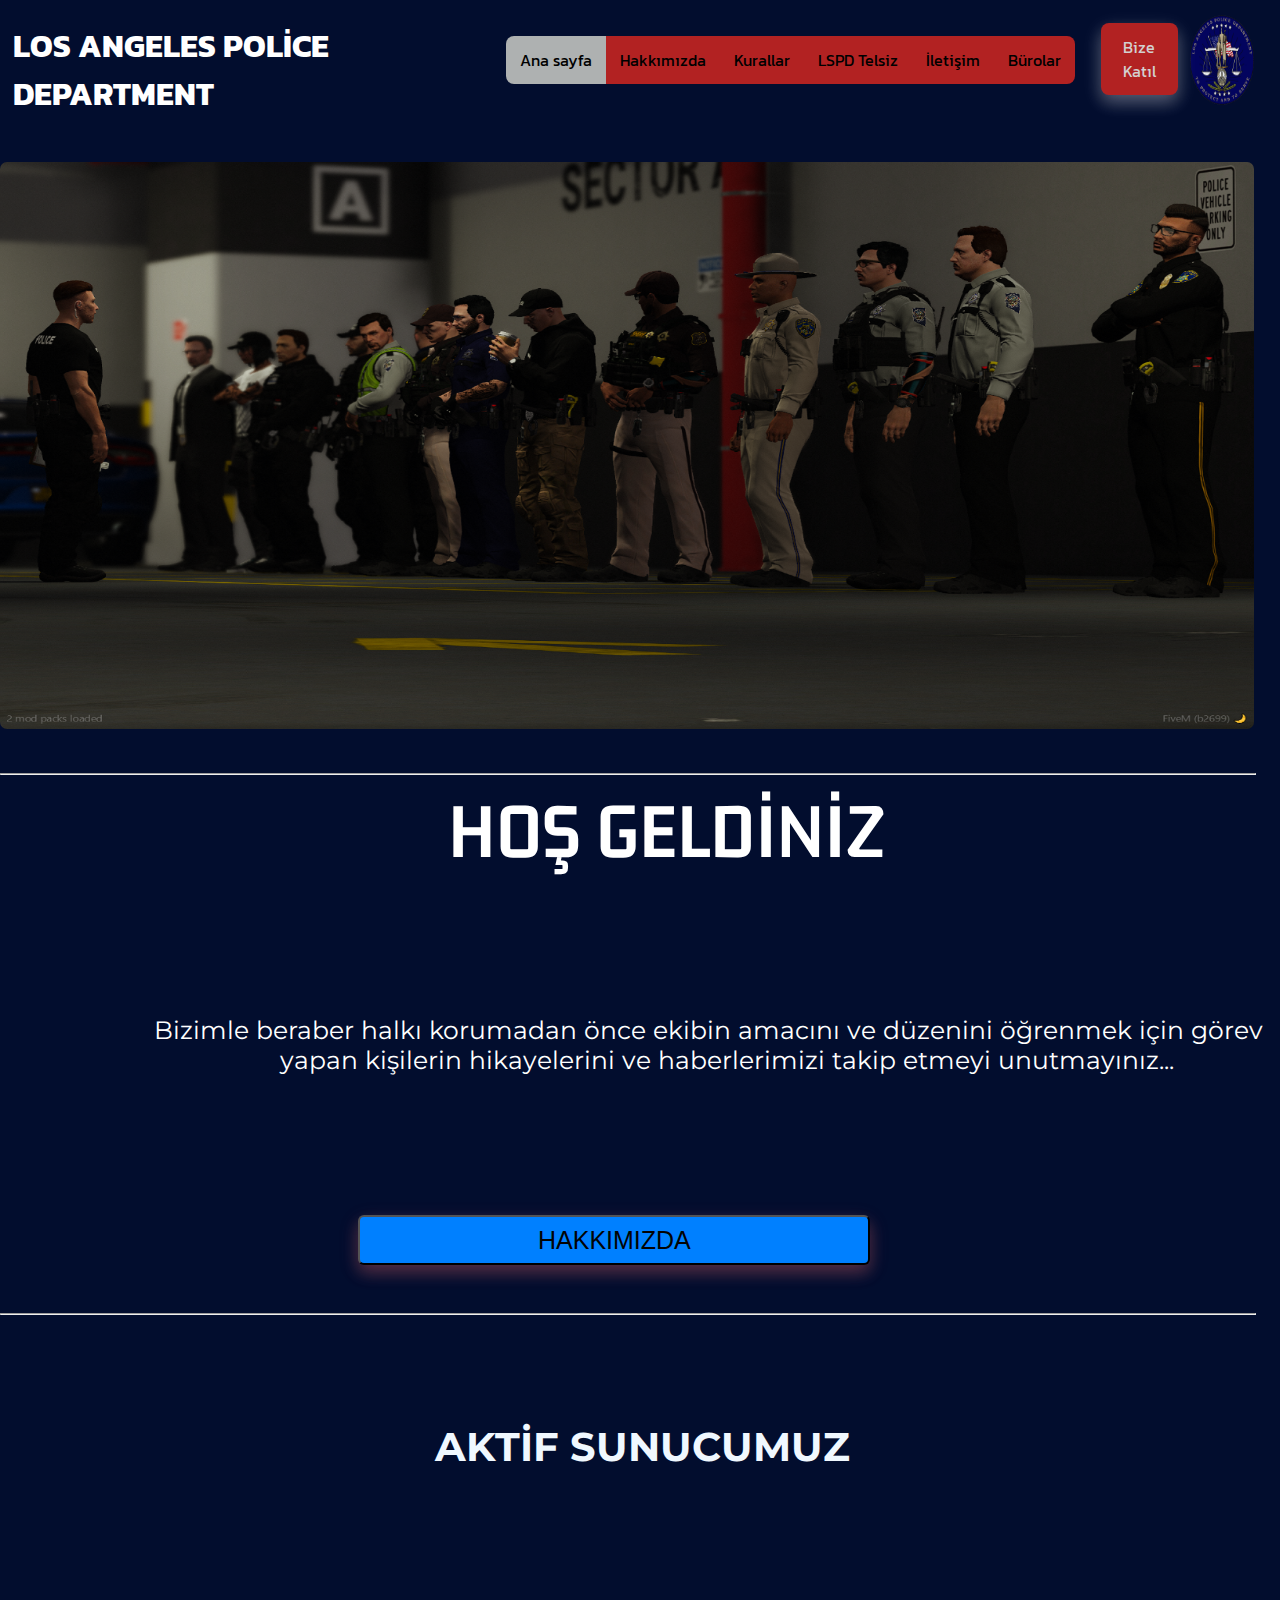
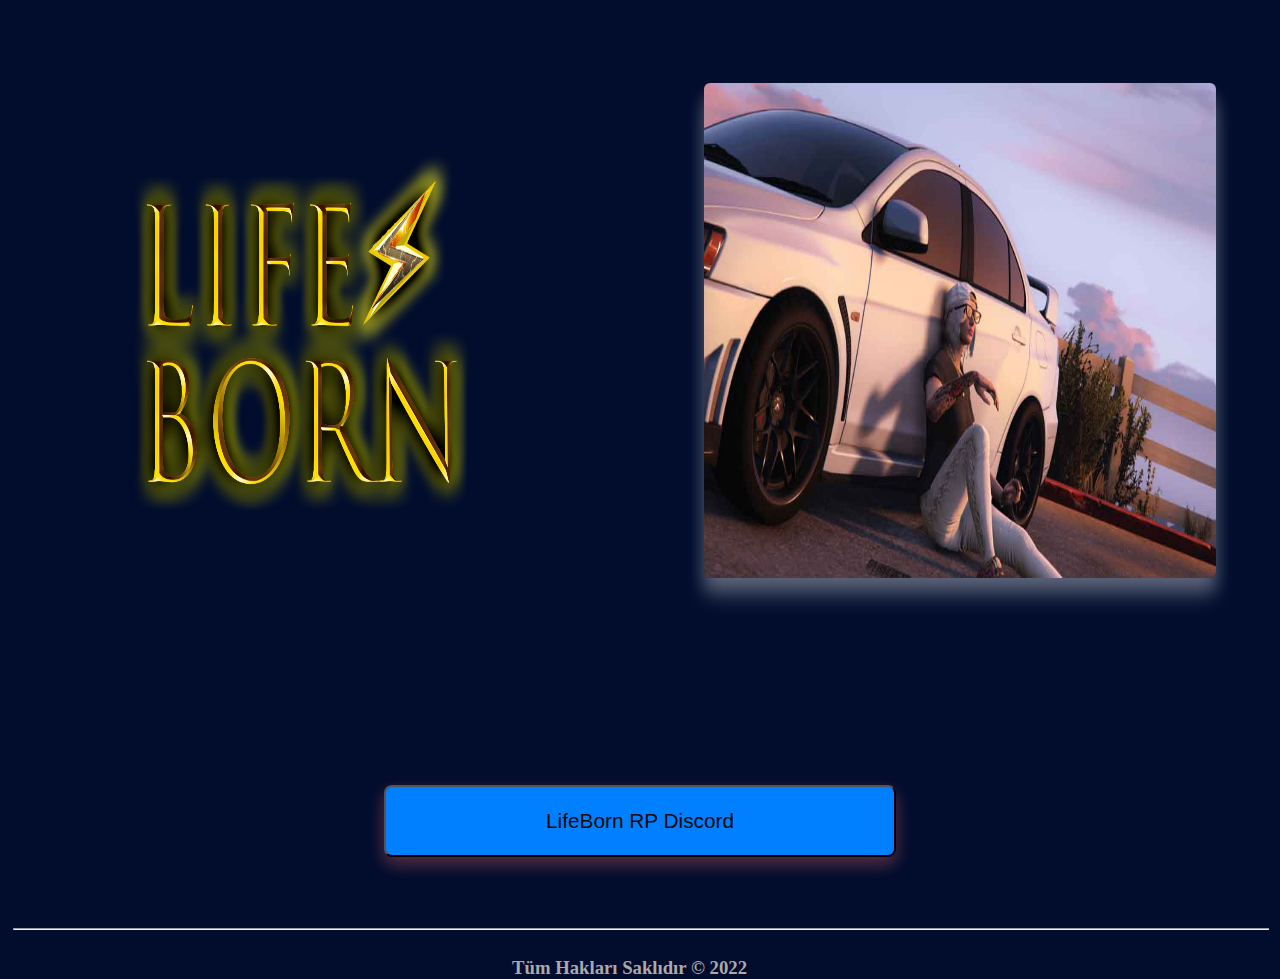
<file: httpdocs/index.html>
<!DOCTYPE html>
<html lang="en">
 
<head>
    <script async src="https://pagead2.googlesyndication.com/pagead/js/adsbygoogle.js?client=ca-pub-1234567890123456" crossorigin="anonymous"></script>

    <meta charset="UTF-8">
    <meta http-equiv="X-UA-Compatible" content="IE=edge">
    <meta name="viewport" content="width=device-width, initial-scale=1.0">
    <title>LAPD - Ana Sayfa</title>
    <link rel="stylesheet" href="style.css">
</head>

    <body class="a">
    <h3 class="haklar">Tüm Hakları Saklıdır &copy; 2022</h3>

    <div id="YanMenu" class="sidenav">
        <a href="javascript:void(0)" class="closebtn" onclick="closeNav()">
        &times;</a>
        <a class="menufont" href="lapd.html">  - ANA SAYFA  -</a>
        <a class="menufont" href="hakkimizda.html"> -  HAKKIMIZDA  -</a>
        <a class="menufont" href="kurallar.html "> -  KURALLAR  -</a>
        <a class="menufont" href="iletisim.html"> -  İLETİSİM  -</a>
        <a class="menufont" href="burolar.html">-  BÜROLAR  -</a> 
        <a class="menufont" href="lspdtelsiz.html">-  LSPD TELSİZ  -</a>
        </div>
        <span class="spann" style="font-size:30px;cursor:pointer;color: aliceblue;" onclick="openNav()">&#9776;  </span>

    <script>

        function openNav(){
            document.getElementById("YanMenu").style.width="80%" ;          
        }

        function closeNav(){
            document.getElementById("YanMenu").style.width="0";
        }

    </script>





        <!-- <div class="vr"></div> -->
        
        <ul>
       

            <li><a class="aktif" href="lapd.html" target="_self">Ana sayfa</a></li>

            <li><a href="hakkimizda.html" target="_self">Hakkımızda</a></li>

            <li><a  href="kurallar.html" target="_self">Kurallar</a></li>

            <li><a href="lspdtelsiz.html" target="_self">LSPD Telsiz</a></li>

            <li><a  href="iletisim.html" target="_self">İletişim</a></li>

            <li><a href="burolar.html" target="_self">Bürolar</a></li>

        </ul>
        
        <a href="lapd.html" target="_self">
        <img class="logo" src="img/pdlogo.png" alt="logo"></a>
        <img class="baslikimg" src="img/baslikresmi.jpg" alt="pd">
        
        <a href="https://forms.gle/RkSfeURB8dm3tY329" target="_self"> 
        <button class="btn">
            Bize Katıl
        </button> 
        </a>
        <h1 class="baslik">
            LOS ANGELES POLİCE DEPARTMENT
        </h1> <br>
        <br>
          <!-- <hr class="yataycizgi">  -->
          <hr class="yataycizgi2">
          <hr class="yataycizgi3">
          <hr class="yataycizgi4">
        <a href="hakkimizda.html" target="_self">

            <button class="btn2">HAKKIMIZDA</button>
        </a>


            <style>

            </style>
            <h2 class="hosgeldiniz">HOŞ GELDİNİZ</h2> <br>
            <p class="yazi1">Bizimle beraber halkı korumadan önce ekibin amacını ve düzenini öğrenmek için görev  <br>        &nbsp; &nbsp;
                
                &nbsp; &nbsp; &nbsp;&nbsp;&nbsp;&nbsp;&nbsp;&nbsp;&nbsp;&nbsp;&nbsp;&nbsp;yapan 
                
                kişilerin hikayelerini  ve haberlerimizi takip etmeyi unutmayınız...</p>
            
            <h1 class="yazi2">AKTİF SUNUCUMUZ</h1>

        <img class="dcimg" src="img/dcimg.png" alt="logo">
        <img class="resim" src="img/resim.jpg" alt="logo">
        <a href="https://discord.gg/lifeborn" target="_blank">
            <button class="lifeborndc">LifeBorn RP Discord</button>
        </a>

        
    </body>
</html>
</file>
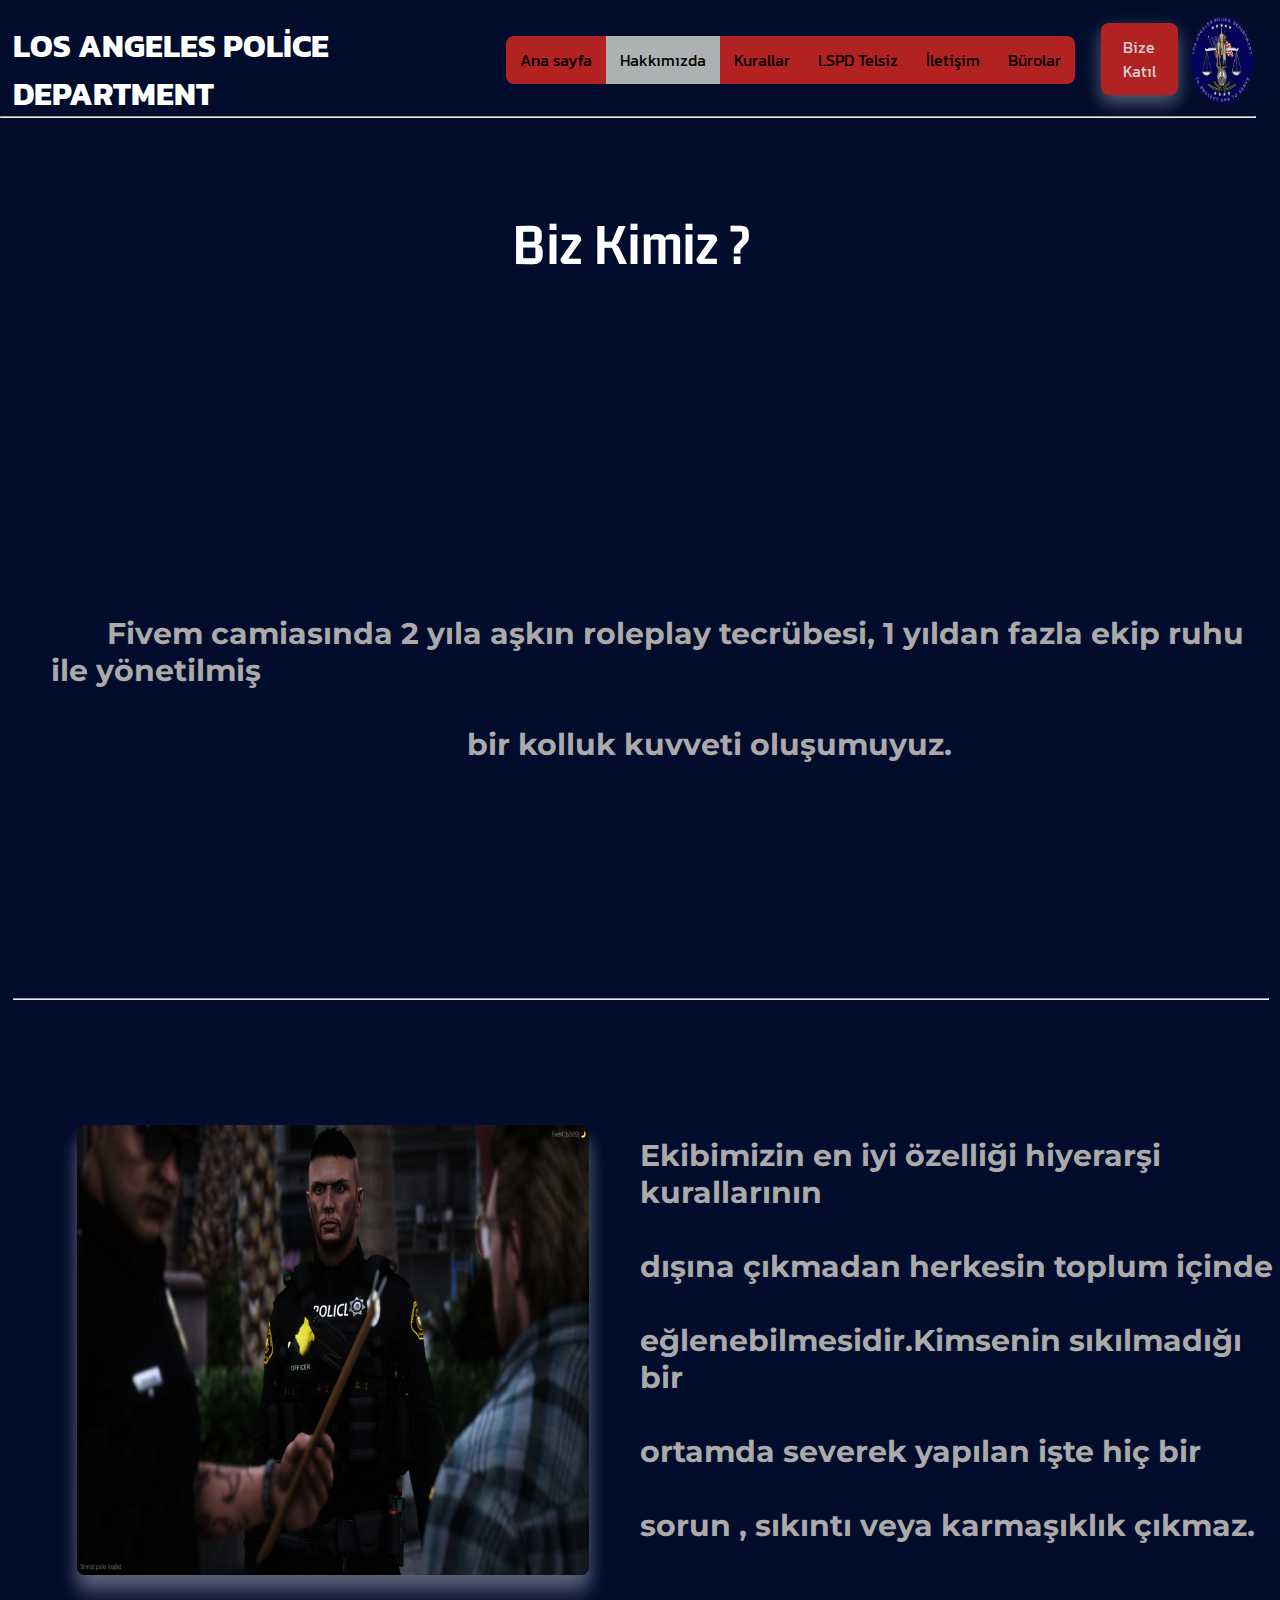
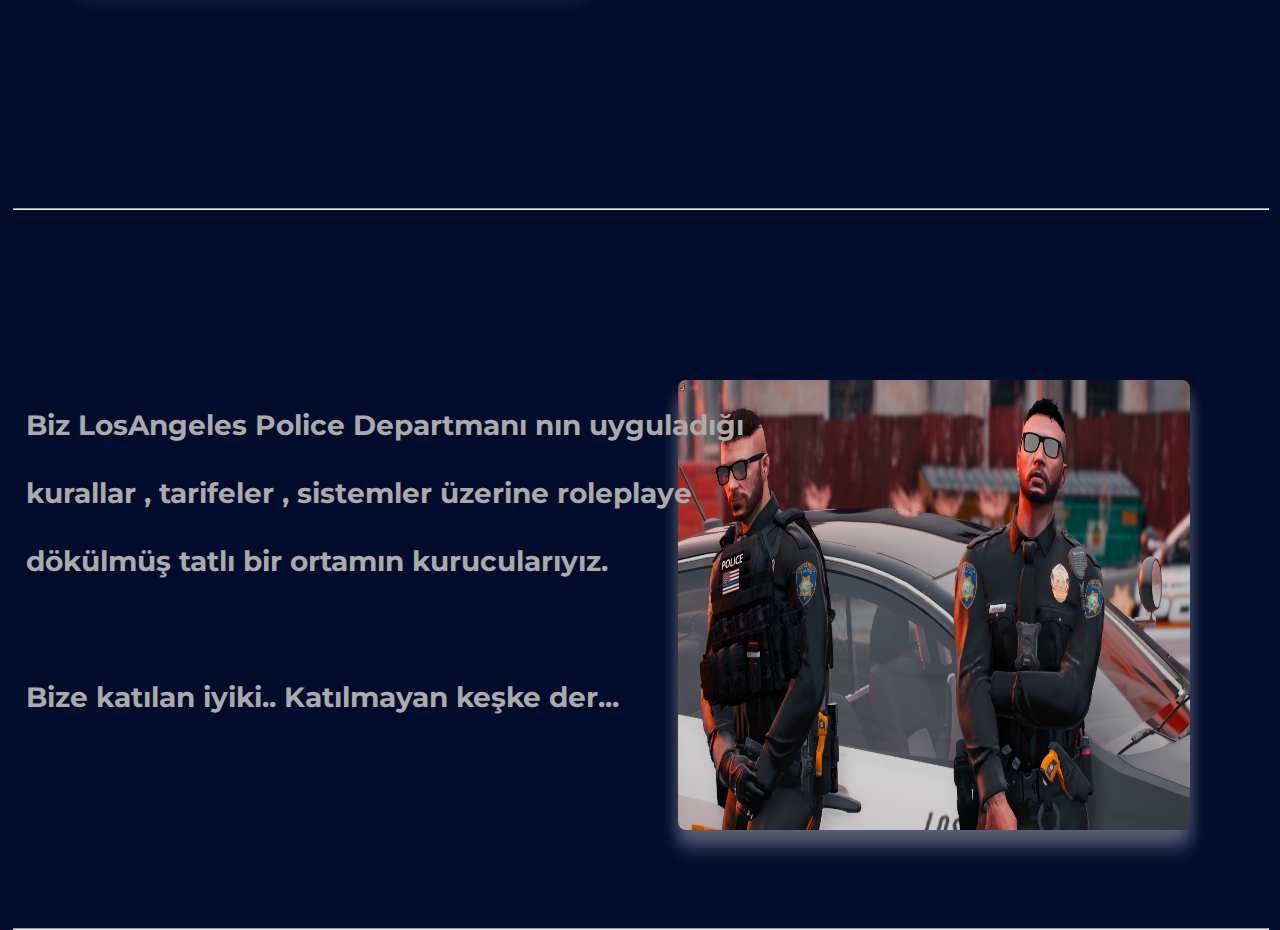
<file: httpdocs/hakkimizda.html>
<!DOCTYPE html>
<html lang="en">
  
<head>
    <script async src="https://pagead2.googlesyndication.com/pagead/js/adsbygoogle.js?client=ca-pub-1234567890123456" crossorigin="anonymous"></script>

    <meta charset="UTF-8">
    <meta http-equiv="X-UA-Compatible" content="IE=edge">
    <meta name="viewport" content="width=device-width, initial-scale=1.0">
    <title>LAPD - Hakkımızda</title>
    <link rel="stylesheet" href="style.css">
</head>
<body class="a">

    <div id="YanMenu" class="sidenav">
        <a href="javascript:void(0)" class="closebtn" onclick="closeNav()">
        &times;</a>
        <a class="menufont" href="lapd.html">  - ANA SAYFA  -</a>
        <a class="menufont" href="hakkimizda.html"> -  HAKKIMIZDA  -</a>
        <a class="menufont" href="kurallar.html "> -  KURALLAR  -</a>
        <a class="menufont" href="iletisim.html"> -  İLETİSİM  -</a>
        <a class="menufont" href="burolar.html">-  BÜROLAR  -</a> 
        <a class="menufont" href="lspdtelsiz.html">-  LSPD TELSİZ  -</a>
        </div>
        <span class="spann" style="font-size:30px;cursor:pointer;color: aliceblue;" onclick="openNav()">&#9776;  </span>

    <script>

        function openNav(){
            document.getElementById("YanMenu").style.width="80%" ;          
        }

        function closeNav(){
            document.getElementById("YanMenu").style.width="0";
        }

    </script>
    

    <!-- <div class="vr"></div> -->
    <ul>

        <li><a  href="lapd.html" target="_self">Ana sayfa</a></li>

            <li><a class ="aktif2" href="hakkimizda.html" target="_self">Hakkımızda</a></li>

            <li><a  href="kurallar.html" target="_self">Kurallar</a></li>

            <li><a  href="lspdtelsiz.html" target="_self">LSPD Telsiz</a></li>

            <li><a  href="iletisim.html" target="_self">İletişim</a></li>

            <li><a href="burolar.html" target="_self">Bürolar</a></li>
    </ul>
    <a href="https://forms.gle/RkSfeURB8dm3tY329" target="_self"> 
        <button class="btn">
            Bize Katıl
        </button> 
        </a>
        <a href="lapd.html" target="_self">
    <img class="logo" src="img/pdlogo.png" alt="logo"></a>
   
    <img class="hakkimizda2" src="img/hakkimizda2.jpg">
    <img class="hakkimizda3" src="img/hakkimizda3.jpg">
    <h1 class="baslik">
        LOS ANGELES POLİCE DEPARTMENT
    </h1> <br>
    <br>
      <hr class="yataycizgi5"> 
      <hr class="yataycizgi6">
      <hr class="yataycizgi7">
      <hr class="yataycizgi4">
      <hr class="yataycizgi8">
      <!-- <hr class="yataycizgi9"> -->
      <!-- <hr class="yataycizgi10"> -->
      <h1 class="bizkimiz">Biz Kimiz ?</h1><br>
      <h3 class="hakkimizdayazi1">&nbsp; &nbsp; &nbsp;&nbsp;&nbsp;Fivem camiasında 2 yıla aşkın roleplay tecrübesi,  1 yıldan fazla ekip ruhu ile yönetilmiş <br> <br>&nbsp; &nbsp; &nbsp;&nbsp;&nbsp;  &nbsp;&nbsp;&nbsp; &nbsp;&nbsp;&nbsp;&nbsp; &nbsp;&nbsp;&nbsp;&nbsp;&nbsp;&nbsp;&nbsp;&nbsp;&nbsp;&nbsp; &nbsp; &nbsp;&nbsp;&nbsp;&nbsp;&nbsp;&nbsp;&nbsp;&nbsp;&nbsp;&nbsp; &nbsp; &nbsp;&nbsp;&nbsp;&nbsp;&nbsp;&nbsp;&nbsp;&nbsp;&nbsp;bir kolluk kuvveti oluşumuyuz.</h3>
      <h3 class="hakkimizdayazi2">Ekibimizin en iyi özelliği hiyerarşi kurallarının <br><br> dışına çıkmadan herkesin
        toplum içinde <br><br>eğlenebilmesidir.Kimsenin sıkılmadığı bir<br><br> ortamda severek yapılan işte hiç bir <br><br> sorun , sıkıntı veya karmaşıklık çıkmaz.
      </h3>
      <h3 class="hakkimizdayazi3">
        Biz LosAngeles Police Departmanı nın uyguladığı <br><br> kurallar , tarifeler , sistemler üzerine roleplaye<br><br> dökülmüş
        tatlı bir ortamın kurucularıyız. <br><br><br><br>Bize katılan iyiki.. Katılmayan keşke der...

      </h3>

    
</body>
</html>
</file>
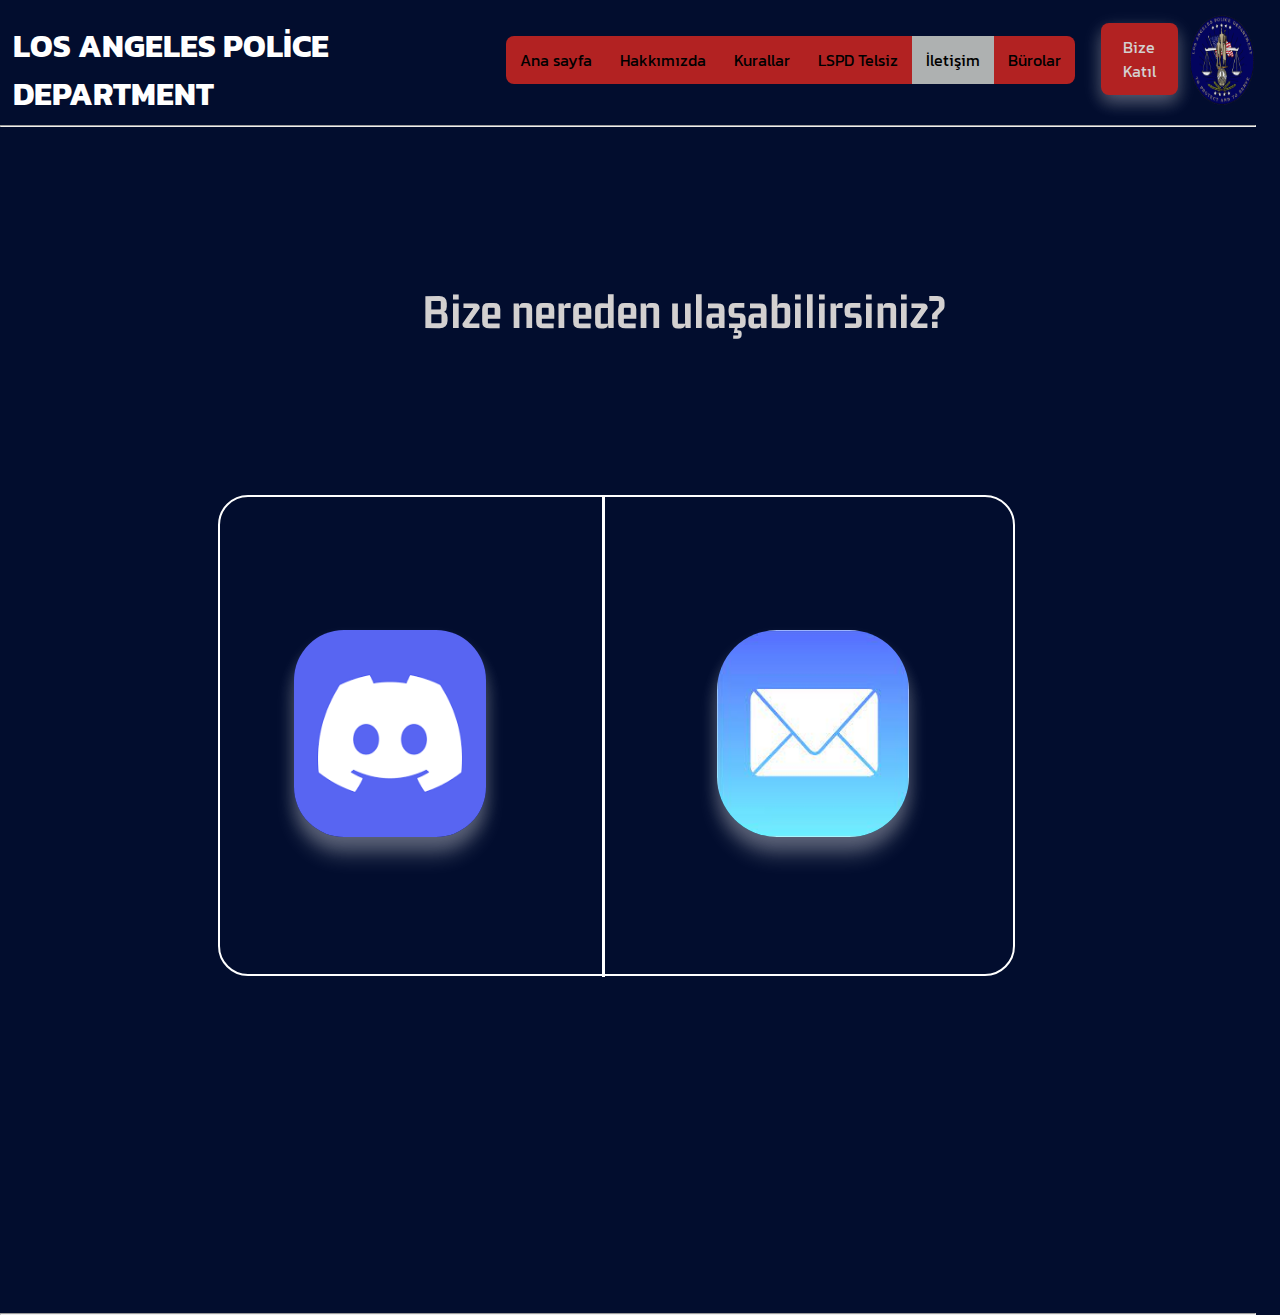
<file: httpdocs/iletisim.html>
<!DOCTYPE html>
<html lang="en">
  
<head>
    <script async src="https://pagead2.googlesyndication.com/pagead/js/adsbygoogle.js?client=ca-pub-5908867240096632"
     crossorigin="anonymous"></script>

    <meta charset="UTF-8">
    <meta http-equiv="X-UA-Compatible" content="IE=edge">
    <meta name="viewport" content="width=device-width, initial-scale=1.0">
    <title>LAPD - İletişim</title>
    <link rel="stylesheet" href="style.css">
</head>
<body class="a">

    <div id="YanMenu" class="sidenav">
        <a href="javascript:void(0)" class="closebtn" onclick="closeNav()">
        &times;</a>
        <a class="menufont" href="lapd.html">  - ANA SAYFA  -</a>
        <a class="menufont" href="hakkimizda.html"> -  HAKKIMIZDA  -</a>
        <a class="menufont" href="kurallar.html "> -  KURALLAR  -</a>
        <a class="menufont" href="iletisim.html"> -  İLETİSİM  -</a>
        <a class="menufont" href="burolar.html">-  BÜROLAR  -</a> 
        <a class="menufont" href="lspdtelsiz.html">-  LSPD TELSİZ  -</a>
        </div>
        <span class="spann" style="font-size:30px;cursor:pointer;color: aliceblue;" onclick="openNav()">&#9776;  </span>

    <script>

        function openNav(){
            document.getElementById("YanMenu").style.width="80%" ;          
        }

        function closeNav(){
            document.getElementById("YanMenu").style.width="0";
        }

    </script>


    <!-- <div class="vr"></div> -->
    
    <ul>

        <li><a  href="lapd.html" target="_self">Ana sayfa</a></li>

            <li><a href="hakkimizda.html" target="_self">Hakkımızda</a></li>

            <li><a  href="kurallar.html" target="_self">Kurallar</a></li>

            <li><a  href="lspdtelsiz.html" target="_self">LSPD Telsiz</a></li>

            <li><a class ="aktif5" href="iletisim.html" target="_self">İletişim</a></li>

            <li><a href="burolar.html" target="_self">Bürolar</a></li>
            
    </ul>
    <a href="https://forms.gle/RkSfeURB8dm3tY329" target="_self"> 
        <button class="btn">
            Bize Katıl
        </button> 
        </a>

        <a href="lapd.html" target="_self">
            <img class="logo" src="img/pdlogo.png" alt="logo"></a>
    <h1 class="baslik">
        LOS ANGELES POLİCE DEPARTMENT
    </h1> <br>
    <br>
    
      <hr class="yataycizgi">
      <hr class="yataycizgi3">
      <div class="dikcizgi"></div>
      <h3 class="iletisimbaslik">Bize nereden ulaşabilirsiniz?</h3>
      
      
      <div class="kutu"></div>

      <a href="https://discord.gg/CApyen4VHy" target="_blank">
        <img class="pddc" src="img/dc.png">
      </a>
        <a href="mailto:ceting719@gmail.com">
        <img class="mail" src="img/mail.jpg">
      </a>

    
</body>
</html>
</file>
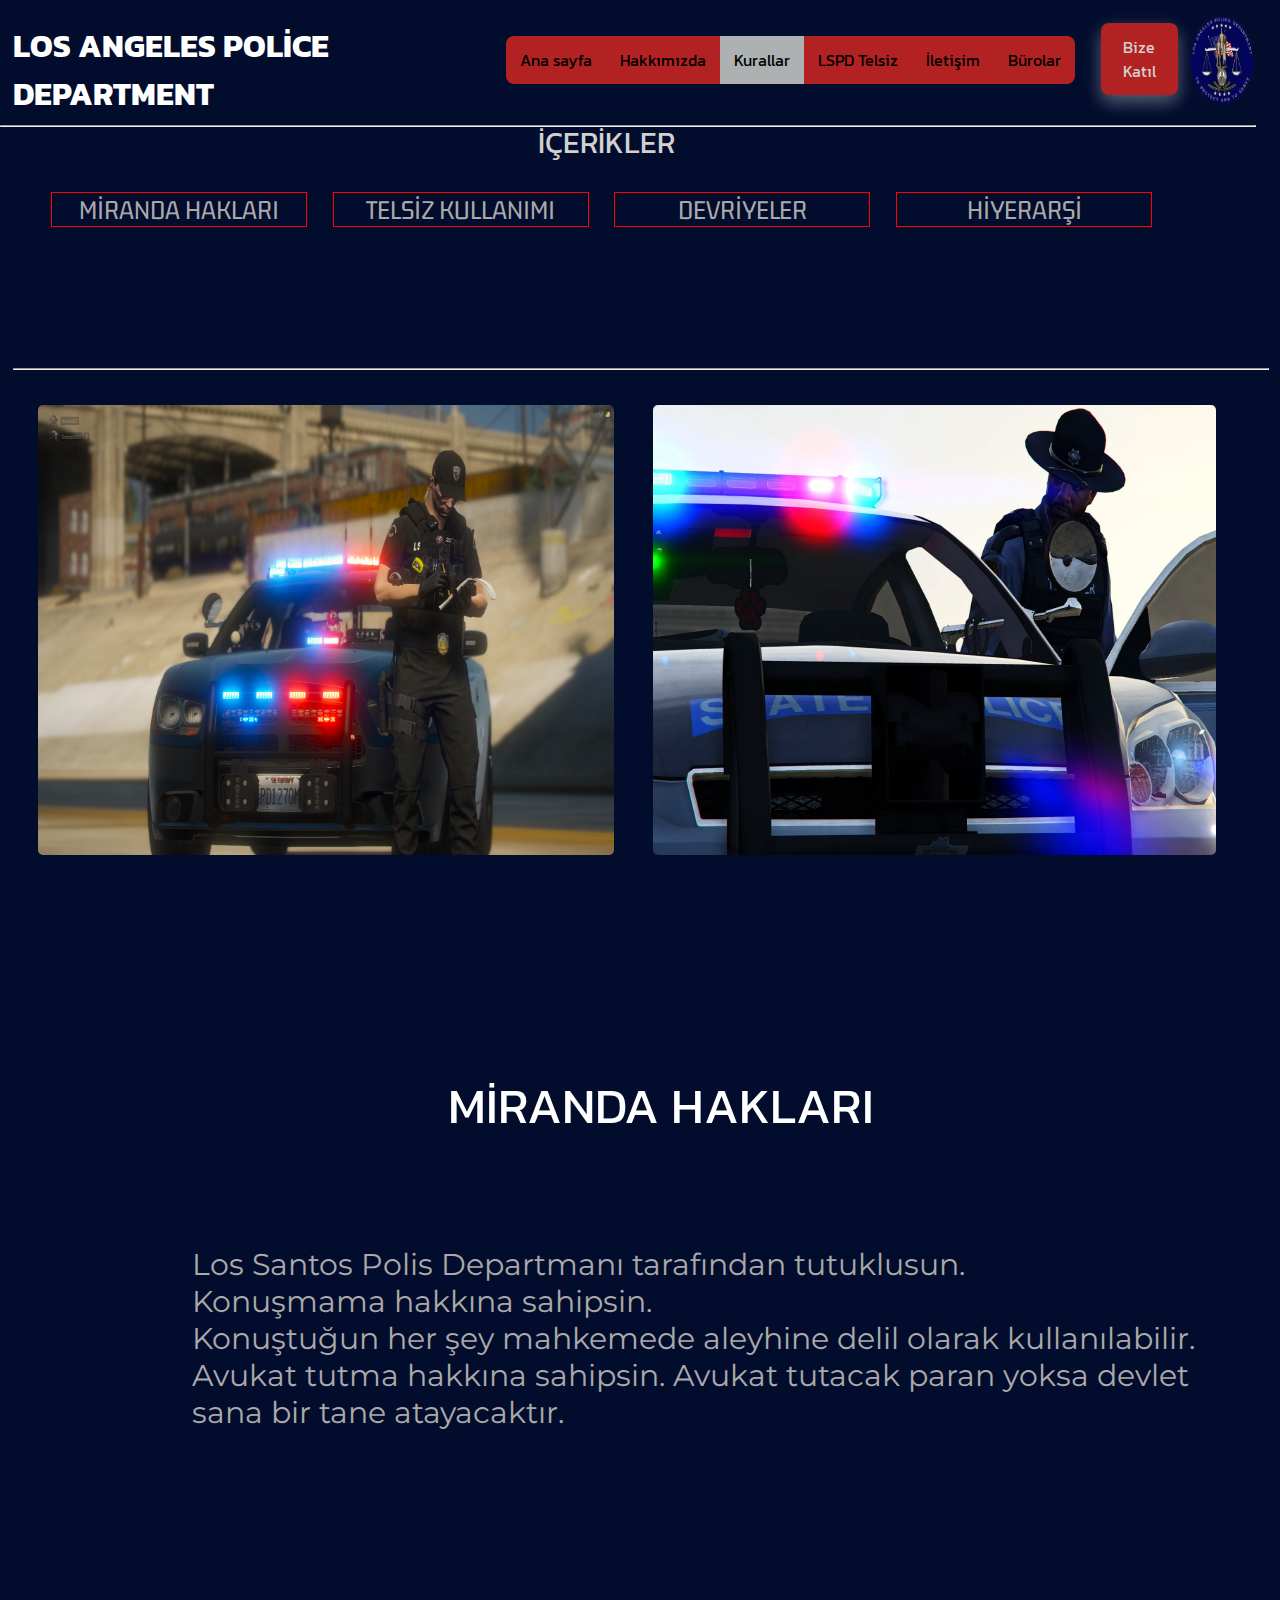
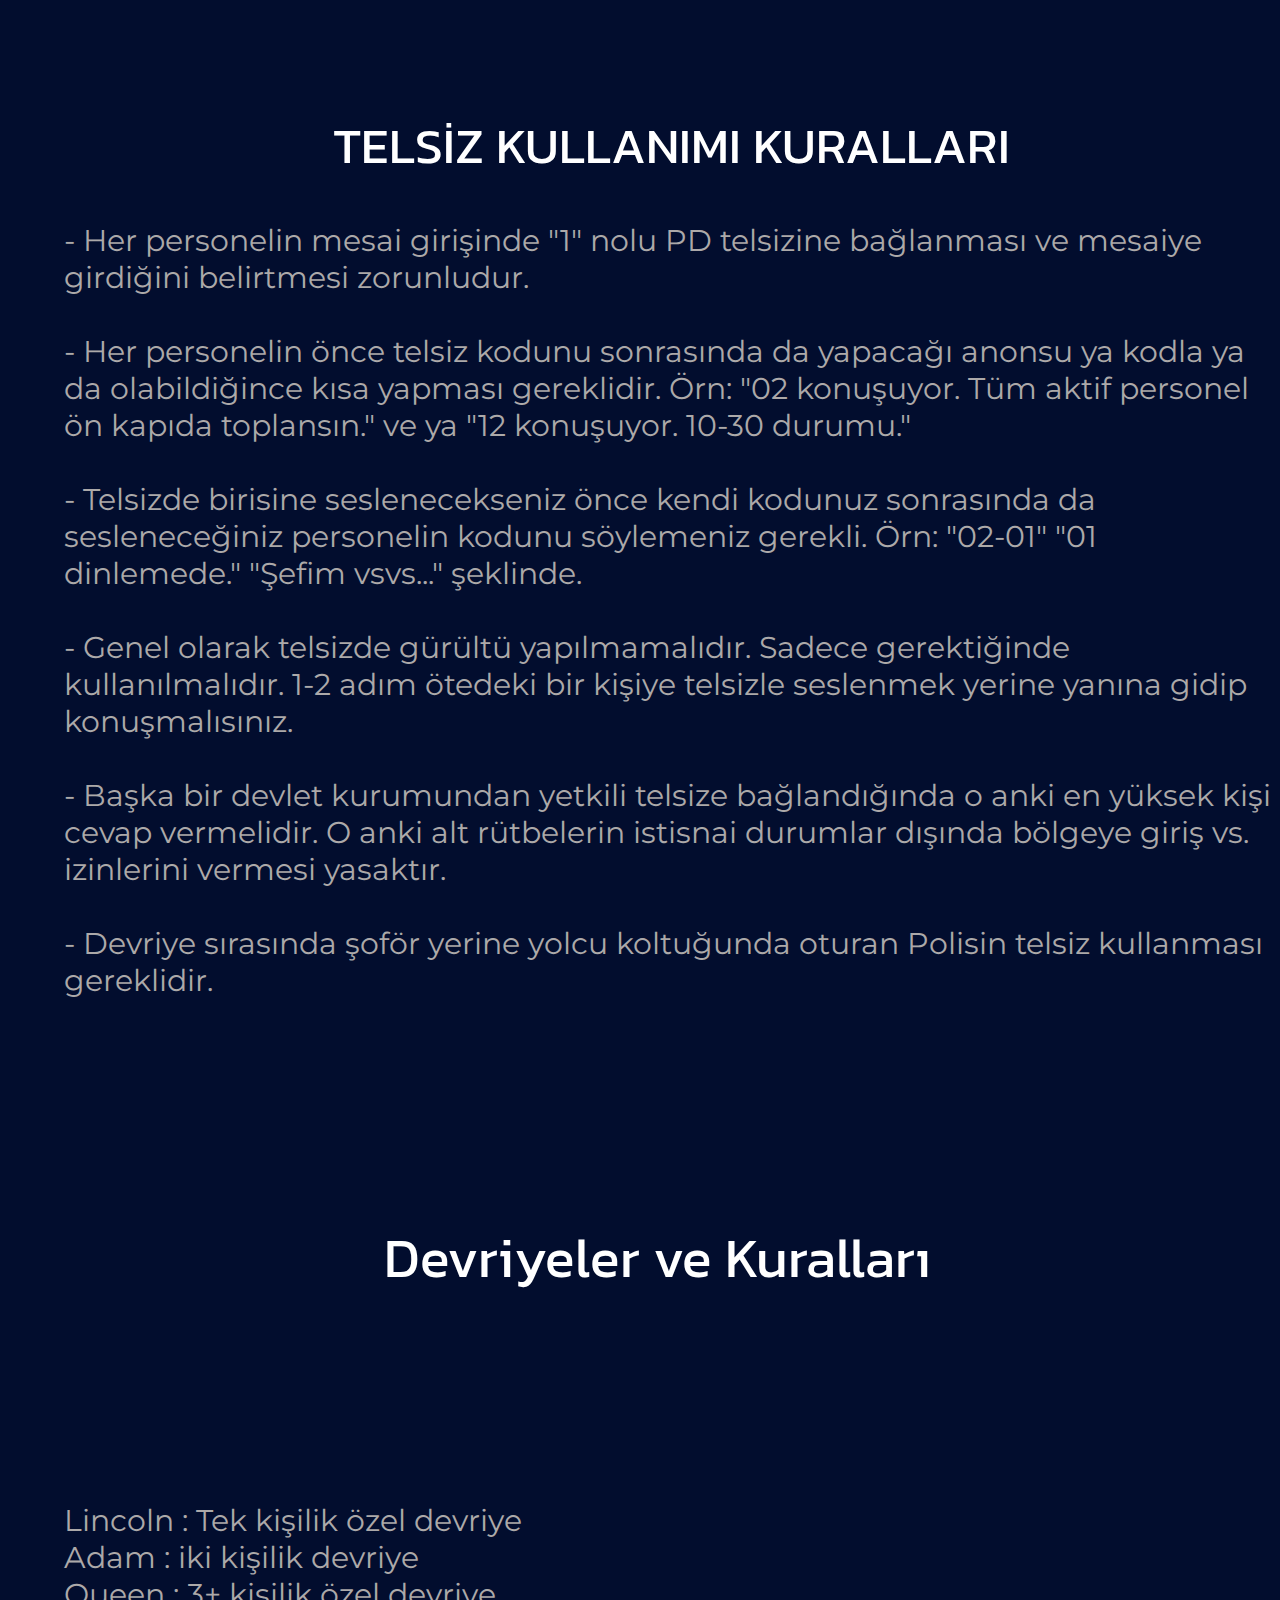
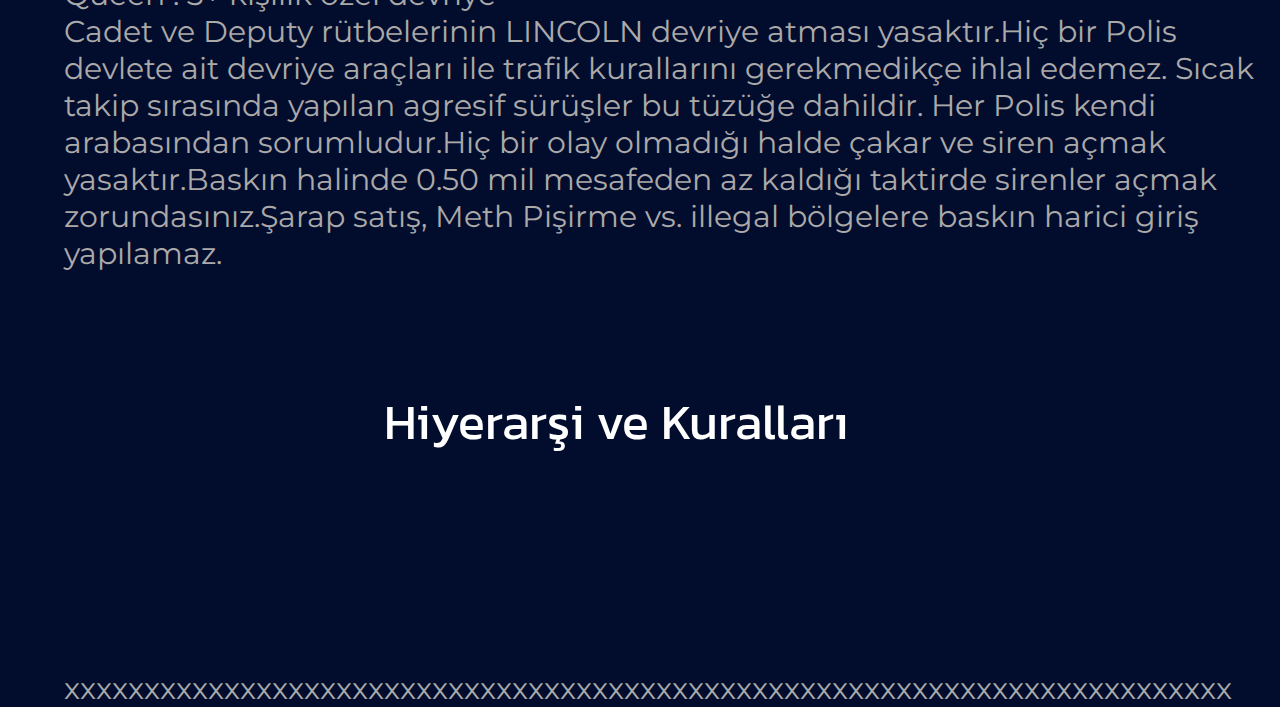
<file: httpdocs/kurallar.html>
<!DOCTYPE html>
<html lang="en">
<head>
    <script async src="https://pagead2.googlesyndication.com/pagead/js/adsbygoogle.js?client=ca-pub-5908867240096632"
     crossorigin="anonymous"></script>

    <meta charset="UTF-8">
    <meta http-equiv="X-UA-Compatible" content="IE=edge">
    <meta name="viewport" content="width=device-width, initial-scale=1.0">
    <title>LAPD - Kurallar</title>
    <link rel="stylesheet" href="style.css">
</head>
<body class="a">
    <div id="YanMenu" class="sidenav">
        <a href="javascript:void(0)" class="closebtn" onclick="closeNav()">
        &times;</a>
        <a class="menufont" href="lapd.html">  - ANA SAYFA  -</a>
        <a class="menufont" href="hakkimizda.html"> -  HAKKIMIZDA  -</a>
        <a class="menufont" href="kurallar.html "> -  KURALLAR  -</a>
        <a class="menufont" href="iletisim.html"> -  İLETİSİM  -</a>
        <a class="menufont" href="burolar.html">-  BÜROLAR  -</a> 
        <a class="menufont" href="lspdtelsiz.html">-  LSPD TELSİZ  -</a>
        </div>
        <span class="spann" style="font-size:30px;cursor:pointer;color: aliceblue;" onclick="openNav()">&#9776;  </span>

    <script>

        function openNav(){
            document.getElementById("YanMenu").style.width="80%" ;          
        }

        function closeNav(){
            document.getElementById("YanMenu").style.width="0";
        }

    </script>

    <!-- <div class="vr"></div> -->
    <ul>

        <li><a href="lapd.html" target="_self">Ana sayfa</a></li>

            <li><a  href="hakkimizda.html" target="_self">Hakkımızda</a></li>

            <li><a class ="aktif3" href="kurallar.html" target="_self">Kurallar</a></li>

            <li><a href="lspdtelsiz.html" target="_self">LSPD Telsiz</a></li>

            <li><a  href="iletisim.html" target="_self">İletişim</a></li>

            <li><a href="burolar.html" target="_self">Bürolar</a></li>
    </ul>
    <a href="https://forms.gle/RkSfeURB8dm3tY329" target="_self"> 
        <button class="btn">
            Bize Katıl
        </button> 
        </a>

        <a href="lapd.html" target="_self">
            <img class="logo" src="img/pdlogo.png" alt="logo"></a>
        <img class="icerikler1" src="img/icerikler.png">
        <img class="icerikler2" src="img/icerikler2.jpg">
    <h1 class="baslik">
        LOS ANGELES POLİCE DEPARTMENT
    </h1> <br>
    <br>
       <hr class="yataycizgi"> 
      <!-- <hr class="yataycizgi2"> -->
      <!-- <hr class="yataycizgi3"> -->
      <hr class="yataycizgi14">

      <a href="#mirandahaklari">
        <button class="mirandahaklari" >MİRANDA HAKLARI</button>
      </a>
    <p class="iceriklerbaslik">İÇERİKLER</p>
      
    <a href="#telsizkullanim">
        <button class="telsizkullanim">TELSİZ KULLANIMI</button>
    </a>
    <a href="#devriyeler">
        <button class="devriyeler">DEVRİYELER</button>
    </a>
    <a href="#hiyerarsi">
        <button class="hiyerarsi">HİYERARŞİ</button>
    </a>
    <a class="mirandahaklaribaslik" name="mirandahaklari"><br>  <br> <br><br>MİRANDA HAKLARI</a>
     </a> <br>
    <a class="telsizkullanimbaslik" name="telsizkullanim"><br>  <br> <br><br>TELSİZ KULLANIMI KURALLARI</a>
    </a>
    <a class="devriyelerbaslik" name="devriyeler">Devriyeler ve Kuralları<br>  <br> <br><br></a>
    <a class="hiyerarsibaslik" name="hiyerarsi">Hiyerarşi ve Kuralları <br>  <br> <br><br> </a>
    <p class="mirandahaklariyazi">Los Santos Polis Departmanı tarafından tutuklusun. <br> Konuşmama hakkına sahipsin. <br> Konuştuğun her şey mahkemede aleyhine delil olarak kullanılabilir. <br>Avukat tutma hakkına sahipsin.
        Avukat tutacak paran yoksa devlet<br> sana bir tane atayacaktır.<br><br></p>
    <p class="telsizkullanimyazi">- Her personelin mesai girişinde "1" nolu PD telsizine bağlanması ve mesaiye girdiğini belirtmesi zorunludur. <br><br> - Her personelin önce telsiz kodunu sonrasında da yapacağı anonsu ya kodla ya da olabildiğince kısa yapması gereklidir. Örn: "02 konuşuyor. Tüm aktif personel ön kapıda toplansın." ve ya "12 konuşuyor. 10-30 durumu."
        <br><br> - Telsizde birisine seslenecekseniz önce kendi kodunuz sonrasında da sesleneceğiniz personelin kodunu söylemeniz gerekli. Örn: "02-01" "01 dinlemede." "Şefim vsvs..." şeklinde.<br><br>
        - Genel olarak telsizde gürültü yapılmamalıdır. Sadece gerektiğinde kullanılmalıdır. 1-2 adım ötedeki bir kişiye telsizle seslenmek yerine yanına gidip konuşmalısınız.<br><br>
        - Başka bir devlet kurumundan yetkili telsize bağlandığında o anki en yüksek kişi cevap vermelidir. O anki alt rütbelerin istisnai durumlar dışında bölgeye giriş vs. izinlerini vermesi yasaktır.<br><br>
        - Devriye sırasında şoför yerine yolcu koltuğunda oturan Polisin telsiz kullanması gereklidir.<br></p>

    <p class="devriyeleryazi">Lincoln : Tek kişilik özel devriye <br> Adam : iki kişilik devriye <br> Queen : 3+ kişilik özel devriye<br>Cadet ve Deputy rütbelerinin LINCOLN devriye atması yasaktır.Hiç bir Polis devlete ait devriye araçları ile trafik kurallarını gerekmedikçe ihlal edemez. Sıcak takip sırasında yapılan agresif sürüşler bu tüzüğe dahildir. Her Polis kendi arabasından sorumludur.Hiç bir olay olmadığı halde çakar ve siren açmak yasaktır.Baskın halinde 0.50 mil mesafeden az kaldığı taktirde sirenler açmak zorundasınız.Şarap satış, Meth Pişirme vs. illegal bölgelere baskın harici giriş yapılamaz.</p>
    <p class="hiyerarsiyazi">xxxxxxxxxxxxxxxxxxxxxxxxxxxxxxxxxxxxxxxxxxxxxxxxxxxxxxxxxxxxxxxxxxxxxxxxx</p>
</body>
</html>
</file>
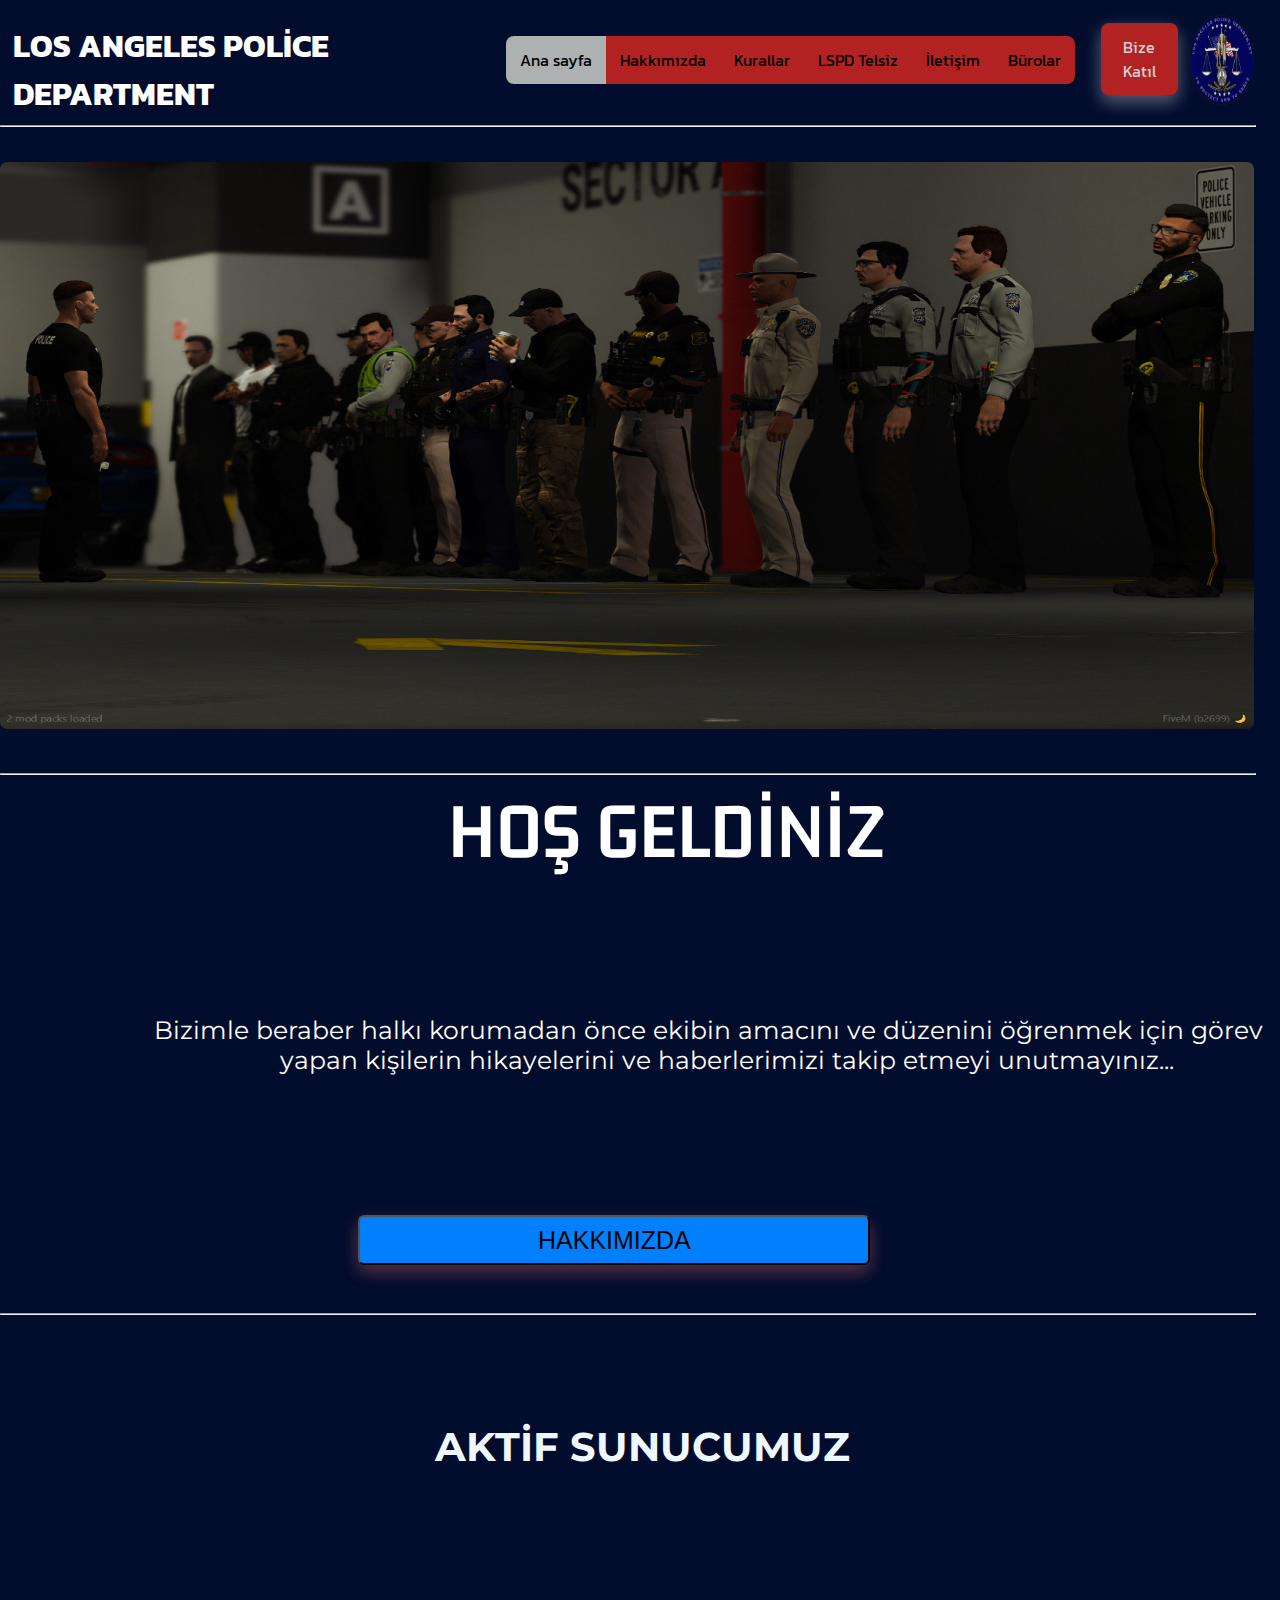
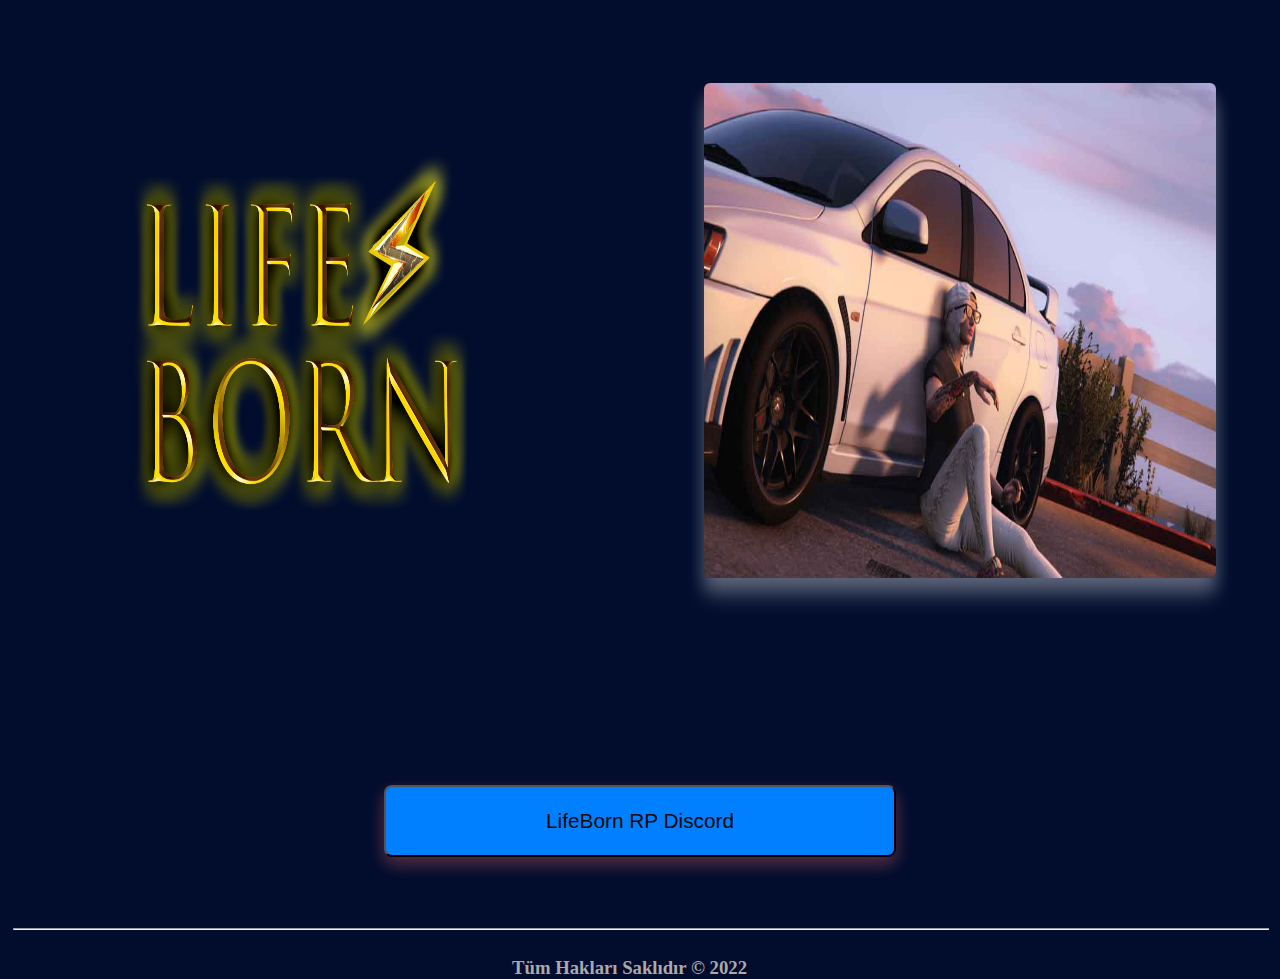
<file: httpdocs/lapd.html>
<!DOCTYPE html>
<html lang="en">
 
<head>
    <script async src="https://pagead2.googlesyndication.com/pagead/js/adsbygoogle.js?client=ca-pub-1234567890123456" crossorigin="anonymous"></script>

    <meta charset="UTF-8">
    <meta http-equiv="X-UA-Compatible" content="IE=edge">
    <meta name="viewport" content="width=device-width, initial-scale=1.0">
    <title>LAPD - Ana Sayfa</title>
    <link rel="stylesheet" href="style.css">
</head>

    <body class="a">
    <h3 class="haklar">Tüm Hakları Saklıdır &copy; 2022</h3>

    <div id="YanMenu" class="sidenav">
        <a href="javascript:void(0)" class="closebtn" onclick="closeNav()">
        &times;</a>
        <a class="menufont" href="lapd.html">  - ANA SAYFA  -</a>
        <a class="menufont" href="hakkimizda.html"> -  HAKKIMIZDA  -</a>
        <a class="menufont" href="kurallar.html "> -  KURALLAR  -</a>
        <a class="menufont" href="iletisim.html"> -  İLETİSİM  -</a>
        <a class="menufont" href="burolar.html">-  BÜROLAR  -</a> 
        <a class="menufont" href="lspdtelsiz.html">-  LSPD TELSİZ  -</a>
        </div>
        <span class="spann" style="font-size:30px;cursor:pointer;color: aliceblue;" onclick="openNav()">&#9776;  </span>

    <script>

        function openNav(){
            document.getElementById("YanMenu").style.width="60%" ;          
        }

        function closeNav(){
            document.getElementById("YanMenu").style.width="0";
        }

    </script>



        <!-- <div class="vr"></div> -->
        
        <ul>

            <li><a class="aktif" href="lapd.html" target="_self">Ana sayfa</a></li>

            <li><a href="hakkimizda.html" target="_self">Hakkımızda</a></li>

            <li><a  href="kurallar.html" target="_self">Kurallar</a></li>

            <li><a href="lspdtelsiz.html" target="_self">LSPD Telsiz</a></li>

            <li><a  href="iletisim.html" target="_self">İletişim</a></li>

            <li><a href="burolar.html" target="_self">Bürolar</a></li>

        </ul>
        <a href="lapd.html" target="_self">
        <img class="logo" src="img/pdlogo.png" alt="logo"></a>
        <img class="baslikimg" src="img/baslikresmi.jpg" alt="pd">
        
        <a href="https://forms.gle/RkSfeURB8dm3tY329" target="_self">
        <button class="btn">
            Bize Katıl
        </button> </a>
        
        <h1 class="baslik">
            LOS ANGELES POLİCE DEPARTMENT
        </h1> <br>
        <br>
          <hr class="yataycizgi"> 
          <hr class="yataycizgi2">
          <hr class="yataycizgi3">
          <hr class="yataycizgi4">
        <a href="hakkimizda.html" target="_self">

            <button class="btn2">HAKKIMIZDA</button>
        </a>


            <style>

            </style>
            <h2 class="hosgeldiniz">HOŞ GELDİNİZ</h2> <br>
            <p class="yazi1">Bizimle beraber halkı korumadan önce ekibin amacını ve düzenini öğrenmek için görev  <br>        &nbsp; &nbsp;
                
                &nbsp; &nbsp; &nbsp;&nbsp;&nbsp;&nbsp;&nbsp;&nbsp;&nbsp;&nbsp;&nbsp;&nbsp;yapan 
                
                kişilerin hikayelerini  ve haberlerimizi takip etmeyi unutmayınız...</p>
            
            <h1 class="yazi2">AKTİF SUNUCUMUZ</h1>

        <img class="dcimg" src="img/dcimg.png" alt="logo">
        <img class="resim" src="img/resim.jpg" alt="logo">
        <a href="https://discord.gg/lifeborn" target="_blank">
            <button class="lifeborndc">LifeBorn RP Discord</button>
        </a>

        
    </body>
</html>
</file>
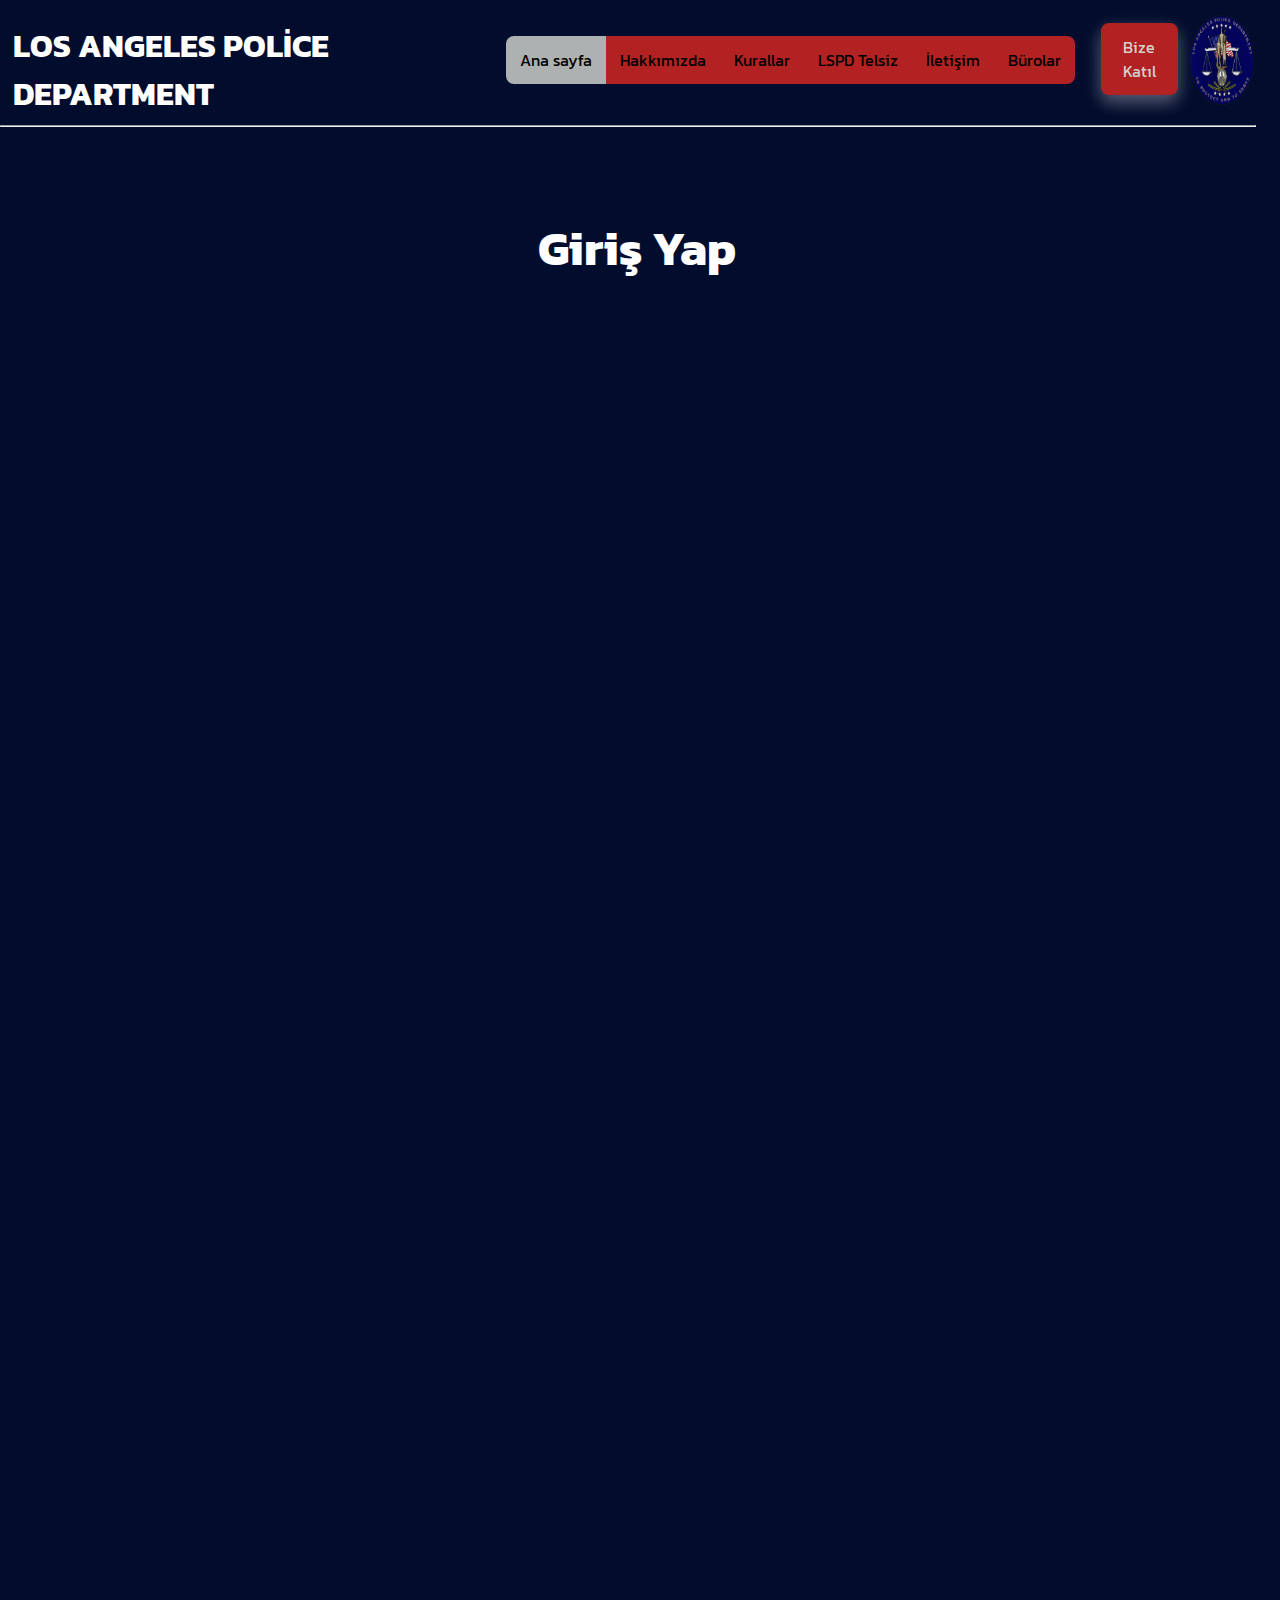
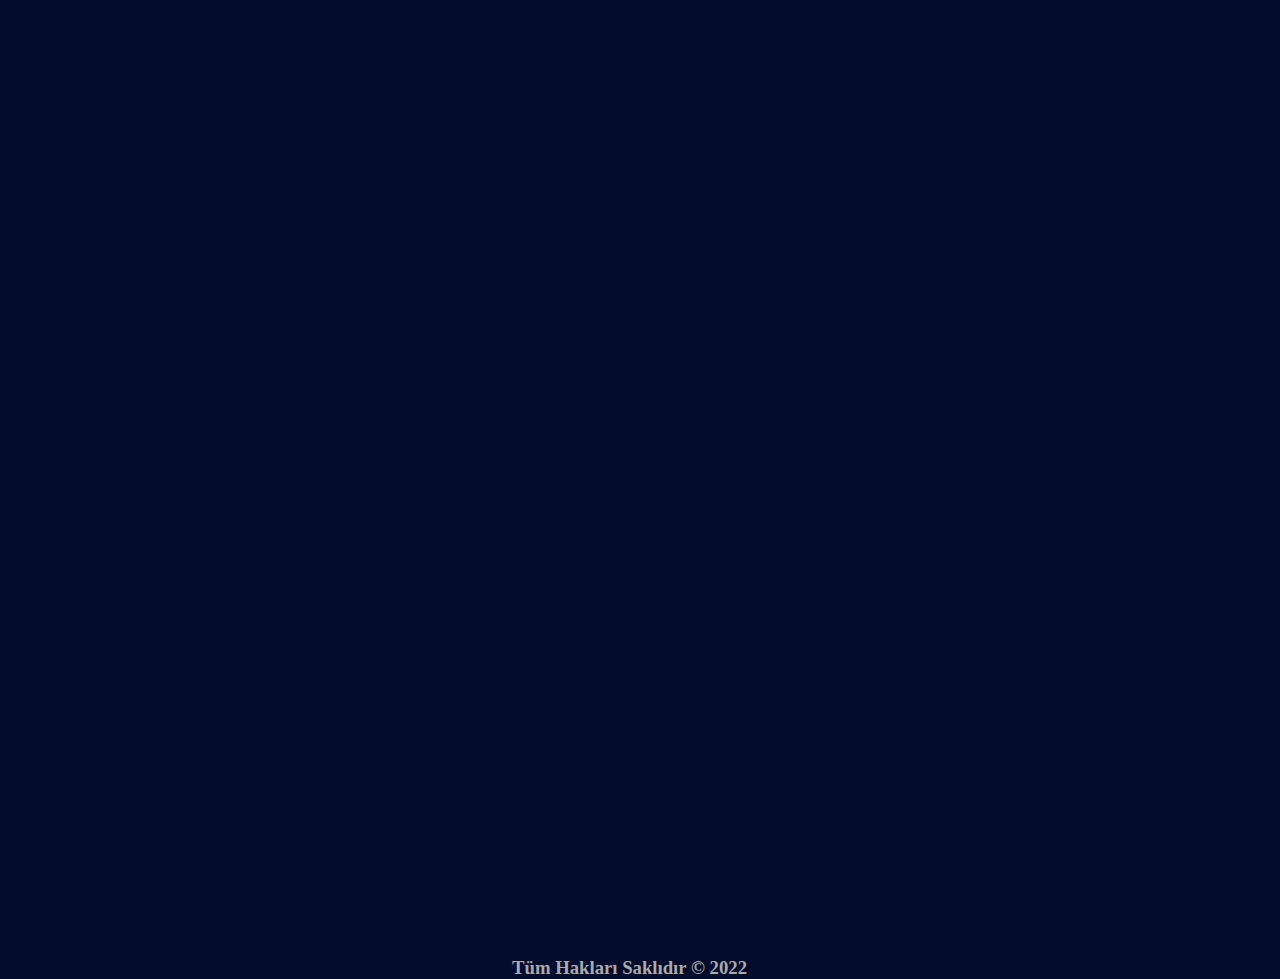
<file: httpdocs/login.html>
<!DOCTYPE html>
<html lang="en">
 
<head>
    <script async src="https://pagead2.googlesyndication.com/pagead/js/adsbygoogle.js?client=ca-pub-1234567890123456" crossorigin="anonymous"></script>

    <meta charset="UTF-8">
    <meta http-equiv="X-UA-Compatible" content="IE=edge">
    <meta name="viewport" content="width=device-width, initial-scale=1.0">
    <title>LAPD - Ana Sayfa</title>
    <link rel="stylesheet" href="style.css">
</head>

    <body class="a">
    <h3 class="haklar">Tüm Hakları Saklıdır &copy; 2022</h3>





        <!-- <div class="vr"></div> -->
        
        <ul>

            <li><a class="aktif" href="lapd.html" target="_self">Ana sayfa</a></li>

            <li><a href="hakkimizda.html" target="_self">Hakkımızda</a></li>

            <li><a  href="kurallar.html" target="_self">Kurallar</a></li>

            <li><a href="lspdtelsiz.html" target="_self">LSPD Telsiz</a></li>

            <li><a  href="iletisim.html" target="_self">İletişim</a></li>

            <li><a href="burolar.html" target="_self">Bürolar</a></li>


        </ul>
        <a href="lapd.html" target="_self">
        <img class="logo" src="img/pdlogo.png" alt="logo"></a>
        
        <a href="login.html" target="_self"> 
        <button class="btn">
            Bize Katıl
        </button> 
        </a>
        <h1 class="baslik">
            LOS ANGELES POLİCE DEPARTMENT
        </h1> <br>
        <br>
          <hr class="yataycizgi"> 
   
        <h1 class="girisbaslik">Giriş Yap</h1>
        
            

        

        
    </body>
</html>
</file>
<file: httpdocs/style.css>
@import url('https://fonts.googleapis.com/css2?family=Kanit:ital@1&display=swap');
@import url('https://fonts.googleapis.com/css2?family=Gemunu+Libre:wght@200;300&family=Kanit:ital@1&display=swap');
@import url('https://fonts.googleapis.com/css2?family=Gemunu+Libre:wght@200;300&family=Kanit:ital@1&family=Montserrat:ital,wght@0,300;1,200&display=swap');
@import url('https://fonts.googleapis.com/css2?family=Gemunu+Libre:wght@200;300&family=Kanit:ital@1&family=Montserrat:ital,wght@0,200;0,300;1,200&display=swap');

*{
    -webkit-transition: .6s;
  -moz-transition: .6s;
  -ms-transition: .6s;
  -o-transition: .6s;
}


.baslik {
    position: relative;
    top: 12px;
    left: 1%;
    margin-top: 10px;
    max-height: 5%;
    max-width: 40%;
    user-select: none;
    font-family:kanit;
    font-size: 200%;
    color: rgb(255, 255, 255);


}

.a {
background-color: rgb(2, 13, 46);
width: 100%;
height: 100%;
padding: 0;
margin: 0;
}

@media screen and(min-width:768px) {
    
}
ul {
    list-style-type: none;
    margin: 0;
    padding: 0;
    overflow: hidden;
    position: absolute;
    right: 16%;
    top: 4%;
    max-width: 50%;
    max-height: 50%;
    border-radius: 8px;
    
}

li {

    float: left;
    display:inline-block;
}

li a {
    display: block;
    background-color: firebrick;
    color: black;
    text-decoration: none;
    padding: 12px 14px;
    text-align: center;
    font-family:kanit;
  transition: .6s;

}

li a:hover {
    background-color: rgb(51, 134, 206);
}
li a:hover:not(.active){
    background-color: rgb(100, 5, 5);
}
.active{
    background-color: #ffffff;
}

.vr {
    position: absolute;
    top: 15px;
    left: 40%;
    border-left: 3px solid #d3d0d0;
    height: 12%;



}
.aktif{

    background-color: rgb(174, 177, 177);
    
}
.aktif2{

    background-color: rgb(174, 177, 177);
    
}
.aktif3{

    background-color: rgb(174, 177, 177);
    
}
.aktif4{

    background-color: rgb(174, 177, 177);
    
}
.aktif5{
    background-color: rgb(174, 177, 177);
}
.aktif6{
    background-color: rgb(174, 177, 177);
}

.logo {

    height: 10%;
    width: 5%;
    position: absolute;
    right: 2%;
    top:1.2vw;
    


}

.btn {

    background-color: firebrick;
    height: 8%;
    width: 6%;
    top: 23px;
    border: 10px;
    position: absolute;
    right: 8%;
    font-family:kanit;
    text-decoration: none;
    font-size: 16px;
    cursor:pointer;
    color: #d3d0d0;
    box-shadow: 0 8px 16px 0 rgba(243, 241, 241, 0.2), 0 6px 20px 0 rgba(255, 254, 254, 0.19);
    border-radius: 8px;
    -webkit-border-radius: .5rem;
  -moz-border-radius: .5rem;
  -ms-border-radius: .5rem;
  -o-border-radius: .5rem;
  transition: .3s;
  -webkit-transition: .3s;
  -moz-transition: .3s;
  -ms-transition: .3s;
  -o-transition: .3s;


}

.btn:hover{

    background-color: rgb(110, 6, 6);
}

.baslikimg{

    width: 98%;
    height: 63%;
    position: absolute;
    top: 18%;
    border-radius: 7px;



}

.yataycizgi{

    position: absolute;
    top: 13%;
    width: 98%;
}

.yataycizgi2{

    position: absolute;
    top: 85%;
    width: 98%;
}
.yataycizgi3{

    position: absolute;
    top: 145%;
    width: 98%;
}
.yataycizgi4{

    position: absolute;
    top: 172%;
    width: 15%;
    left: 41%;
    border-radius: 10px;

}

.hosgeldiniz{

    font-family:Gemunu Libre;
    position:absolute;
    top: 80%;
    left: 35%;
    color: #ffffff;
    font-size: 80px;
    user-select: none;


}

.yazi1{

    font-size: 25px;
    font-family:Montserrat;
    color: #ffffff;
    position: absolute;
    top: 110%;
    left: 12%;
    


}
.btn2{
    position: absolute;
    background-color: rgb(0, 128, 255);
    width: 40vw;
    height: 50px;
    top: 135%;
    border-radius: 6px;
    left: 28%;
    font-family:Arial, Helvetica, sans-serif;
    font-size: 25px;
    color: rgb(3, 3, 3);
    cursor:pointer;
    box-shadow: 0 8px 16px 0 rgba(255, 117, 117, 0.2), 0 6px 20px 0 rgba(238, 105, 105, 0.19);
    
}
.btn2:hover {

    background-color: #0e0d0c; 
   
    color: white;
   }
   .yazi2{

    position: absolute;
    top: 155%;
    left: 34%;
    font-size: 40px;
    color: aliceblue;
    font-family:Montserrat;
    user-select: none;


   }
   .dcimg{

    position: absolute;
    top: 180%;
    width: 60%;
    height: 75%;
    left: -8%;
    


   }
   .resim{

    position: absolute;
    top: 187%;
    width: 40%;
    height: 55%;
    left: 55%;
    border-radius: 6px;
    user-select: none;
    box-shadow: 0 10px 16px 0 rgba(255, 255, 255, 0.2), 0 20px 20px 0 rgba(255, 255, 255, 0.2)

   }

   .lifeborndc{

    position: absolute;
    background-color: rgb(0, 128, 255);
    width:40%;
    height: 8%;
    top:265%;
    border-radius: 6px;
    left: 30%;
    font-family:Arial, Helvetica, sans-serif;
    font-size:130%;
    color: rgb(7, 8, 8);
    cursor:pointer;
    box-shadow: 0 8px 16px 0 rgba(255, 117, 117, 0.2), 0 6px 20px 0 rgba(238, 105, 105, 0.19);
    -webkit-border-radius: .5rem;
  -moz-border-radius: .5rem;
  -ms-border-radius: .5rem;
  -o-border-radius: .5rem;
  transition: .3s;
  -webkit-transition: .3s;
  -moz-transition: .3s;
  -ms-transition: .3s;
  -o-transition: .3s;
   }
   .lifeborndc:hover{

    background-color: #0e0d0c; 
   
    color: white;
   }

   .hakkimizda2{

    position: absolute;
    top: 125%;
    left: 6%;
    width: 40%;
    height: 50%;
    border-radius: 8px;
    box-shadow: 0 10px 16px 0 rgba(255, 255, 255, 0.2), 0 20px 20px 0 rgba(255, 255, 255, 0.2)


   }

   .hakkimizda3{

    position: absolute;
    top: 220%;
    right: 7%;
    width: 40%;
    height: 50%;
    border-radius: 8px;
    box-shadow: 0 10px 16px 0 rgba(255, 255, 255, 0.2), 0 20px 20px 0 rgba(255, 255, 255, 0.2)


   }
   .bizkimiz{

    position: absolute;
    top: 19%;
    color: #ffffff;
    left: 40%;
    font-size: 60px;
    font-family: Gemunu Libre;
    user-select: none;

   }
   .yataycizgi4{

    position: absolute;
    top: 280%;
    width: 98%;
    left: 1%;


}
.yataycizgi5{

    position: absolute;
    top: 110%;
    width: 98%;
    left: 1%;


}
.yataycizgi6{

    position: absolute;
    top: 200%;
    width: 98%;
    left: 1%;


}
.yataycizgi7{

    position: absolute;
    top: 280%;
    width: 98%;
    left: 1%;


}
.yataycizgi8{

    position: absolute;
    top: 12%;
    width: 98%;



}
.yataycizgi9{

    position: absolute;
    top: 28%;
    width: 7%;
    left: 60%;
    height: 1px;
}

.yataycizgi10{


    position: absolute;
    top: 28%;
    width: 7%;
    left: 30%;
    height: 1px;
}
.yataycizgi11{

    position: absolute;
    top: 55%;
    width: 70%;
    left: 13%;
    height: 1px;



}
.yataycizgi12{

    position: absolute;
    top: 110%;
    width: 70%;
    left: 13%;
    height: 1px;

}
.yataycizgi13{

    position: absolute;
    top: 55%;
    color: #ffffff;
    left: 13%;
    height: 1px;

}
.yataycizgi14{

    position: absolute;
    top: 40%;
    color: #ffffff;
    left: 1%;
    width: 98%;
}

.hakkimizdayazi1{

    position: absolute;
    top: 65%;
    left: 4%;
    color: #aca9a9;
    font-size: 30px;
    font-family: Montserrat;

}
.hakkimizdayazi2{

    position: absolute;
    top: 123%;
    left: 50%;
    color: #aca9a9;
    font-size: 30px;
    font-family: Montserrat;

}
.hakkimizdayazi3{

    position: absolute;
    top: 220%;
    left: 2%;
    color: #aca9a9;
    font-size: 28px;
    font-family: Montserrat;

}
.iletisimbaslik{

    position: absolute;
    top: 26%;
    left: 33%;
    font-size: 50px;
    font-family:Gemunu Libre; 
    color: #d3d0d0;
    user-select: none;
}
.pddc{

    position: absolute;
    top: 70%;
    left: 23%;
    border-radius: 50px;
    width: 15%;
    height: 23%;
    cursor: pointer;
    box-shadow: 0 10px 16px 0 rgba(255, 255, 255, 0.2), 0 20px 20px 0 rgba(255, 255, 255, 0.2)
    

}
.mail{

    position: absolute;
    top: 70%;
    left: 56%;
    border-radius: 60px;
    width: 15%;
    height: 23%;
    box-shadow: 0 10px 16px 0 rgba(255, 255, 255, 0.2), 0 20px 20px 0 rgba(255, 255, 255, 0.2)



}



.dikcizgi{

    position: absolute;
    top: 55%;
    left: 47%;
    border-left: 3px solid #ffffff;
    height:53.5%;

}

.haklar{

    color: #aca9a9;
    position: absolute;
    top: 282%;
    left:40%;
}

.mirandahaklari{

    position:absolute;
    top: 15vw;
    left: 4vw;
    font-size: 28px;
    font-family:Gemunu Libre;
    color: #aca9a9;
    cursor: pointer;
    background-color: rgb(2, 13, 46);
    width: 20%;
    transition: .3s;
  -webkit-transition: .3s;
  -moz-transition: .3s;
  -ms-transition: .3s;
  -o-transition: .3s;
  float: left;
    border: 1px solid rgb(255, 0, 0);

}
.mirandahaklari:hover{
    background-color: beige;
}

   
.telsizkullanim{

    position:absolute;
    top: 15vw;
    left: 26vw;
    font-size: 28px;
    font-family:Gemunu Libre;
    color: #aca9a9;
    cursor: pointer;
    background-color: rgb(2, 13, 46);
    width: 20%;
    transition: .3s;
  -webkit-transition: .3s;
  -moz-transition: .3s;
  -ms-transition: .3s;
  -o-transition: .3s;
  float: left;

    border: 1px solid rgb(255, 0, 0);
}
.telsizkullanim:hover{
    background-color: beige;
    
}

.devriyeler{

    position:absolute;
    top: 15vw;
    left: 48vw;
    font-size: 28px;
    font-family:Gemunu Libre;
    color: #aca9a9;
    cursor: pointer;
    background-color: rgb(2, 13, 46);
    width: 20%;
    transition: .3s;
  -webkit-transition: .3s;
  -moz-transition: .3s;
  -ms-transition: .3s;
  -o-transition: .3s;
  float: left;

    border: 1px solid rgb(255, 0, 0);

}
.devriyeler:hover{
    background-color: beige;
}

.hiyerarsi{

    position:absolute;
    top: 15vw;
    left: 70vw;
    font-size: 28px;
    font-family:Gemunu Libre;
    color: #aca9a9;
    cursor: pointer;
    background-color: rgb(2, 13, 46);
    width: 20%;
    transition: .3s;
  -webkit-transition: .3s;
  -moz-transition: .3s;
  -ms-transition: .3s;
  -o-transition: .3s;
  float: left;

    border: 1px solid rgb(255, 0, 0);

}
.hiyerarsi:hover{

    background-color: beige;
}

.mirandahaklariyazi{

    position:absolute;
    top: 95vw;
    left: 15%;
    font-family: Montserrat;
    font-size: 30px;
    color: #aca9a9;
    padding: 0;
    display: block;
}
.mirandahaklaribaslik{

    position: absolute;
    top: 60vw;
    color: #ffffff;
    left: 35vw;
    font-family: kanit;
    font-size: 50px;
    padding: 0;


}

.telsizkullanimyazi{

    position:absolute;
    top: 140vw;
    left: 5%;
    font-family: Montserrat;
    font-size: 30px;
    color: #aca9a9;
    padding: 0;
    display: block;
}
.telsizkullanimbaslik{

    position: absolute;
    top: 110vw;
    color: #ffffff;
    left: 26vw;
    font-family: kanit;
    font-size: 50px;
    padding: 0;

}

.devriyeleryazi{

    position:absolute;
    top: 240vw;
    left: 5%;
    font-family:Montserrat;
    font-size: 30px;
    color: #aca9a9;
    padding: 0;
    display:block;

}
.devriyelerbaslik{

    position:absolute;
    top: 220vw;
    left: 30%;
    font-family:kanit;
    font-size: 55px;
    color: #ffffff;;
    padding: 0;
    
}

.hiyerarsiyazi{

    position:absolute;
    top: 300vw;
    left: 5%;
    font-family: Montserrat;
    font-size: 30px;
    color: #aca9a9;
    padding: 0;
    display: block;
}
.hiyerarsibaslik{

    position:absolute;
    top: 280vw;
    left: 30%;
    font-family: kanit;
    font-size: 50px;
    color: #ffffff;;
    padding: 0;

}


.iceriklerbaslik{

    position: absolute;
    top: 7vw;
    left: 42vw;
    color: #d3d0d0;
    font-family: kanit;
    font-size: 30px;
    user-select: none;
    padding: 0;


}
 
.kutu{

    width:  62%;
    height:53%;
    border: 2px solid rgb(255, 255, 255);
    border-radius: 30px;
    position: absolute;
    top: 55%;
    left: 17%;

}

.icerikler1{

    width: 45%;
    height: 50%;
    position: absolute;
    top: 45%;
    left: 3%;
    border-radius: 5px;

}
.icerikler2{

    
    width: 44%;
    height: 50%;
    position: absolute;
    top: 45%;
    right: 5%;
    border-radius: 5px;
}

.girisbaslik{

    position: absolute;
    top: 20%;
    left: 42%;
    color: rgb(255, 255, 255);
    font-size: 300%;
    font-family: kanit;

}




/* MENU */


.sidenav{
    height: 100%;
    width: 0;
    position: fixed;
    z-index: 1;
    top: 0;
    left: 0;
    background-color: rgb(1, 7, 27);
    overflow-x: hidden;
	text-align:center;
    transition: 1s;
    padding-top: 60px;
    
}

.sidenav a{

    padding: 8px 8px 8px 32px;
    text-decoration: none;
    font-size: 25px;
    color: #818181;
    display: block;
    transition: 0.5s;
    
}

.sidenav a:hover{

    color: rgb(255, 255, 255);
}

.sidenav .closebtn{

    position: absolute;
        top: 0;
        right: 25px;
        font-size: 36px;
        margin-left: 50px;
}


@media screen  and (max-width:900px){

    .sidenav{
        height: 100%;
        width: 0%;
    }
    .sidenav a{
        padding: 20px 20px 20px 10px;
        font-size: 20px;
        text-align: center;
    }
    .spann{
        display:inline-flex;
        color: #aca9a9;
        position: absolute;
        top: 2.5%;
        padding: 0;
        margin: 0;
        left: 1%;
    }
   
    .baslik{
        position: absolute;
        top: 2%;
        left: 10%;
        font-size: 15px;
        font-family: kanit;
        display: inline-block;
        max-width: 65%;     

    }
    ul{
        display: none;
    }

    .btn{
        background-color: firebrick;
        height: 7%;
        width:10%;
        top: 23px;
        border: 10px;
        position: absolute;
        right: 14%;
        font-family:kanit;
        text-decoration: none;
        font-size: 10px;
        cursor:pointer;
        color: #d3d0d0;
        box-shadow: 0 8px 16px 0 rgba(243, 241, 241, 0.2), 0 6px 20px 0 rgba(255, 254, 254, 0.19);
        border-radius: 8px;
       
    }
    .logo{
        height: 8%;
        width: 9%;
        position: absolute;
        right: 3%;
        top:3vw;
    
    }
    .yataycizgi{
        position: absolute;
        top:10%;
        width: 98%;

    }
    
    
}

@media screen and (max-width:350px) {
    .baslik{
        position: absolute;
        top: 1%;
        left: 20%;
        font-size: 15px;
        font-family: kanit;
        display: inline-block;
        max-width: 65%;     

    }

    
}

@media screen and (min-width:900px) {
    
    .spann{
        display: none;
    }
}

.menufont{
    font-size: 10%;
    font-family:Gemunu Libre;
    
}
html{
    scroll-behavior: smooth;
}
</file>
